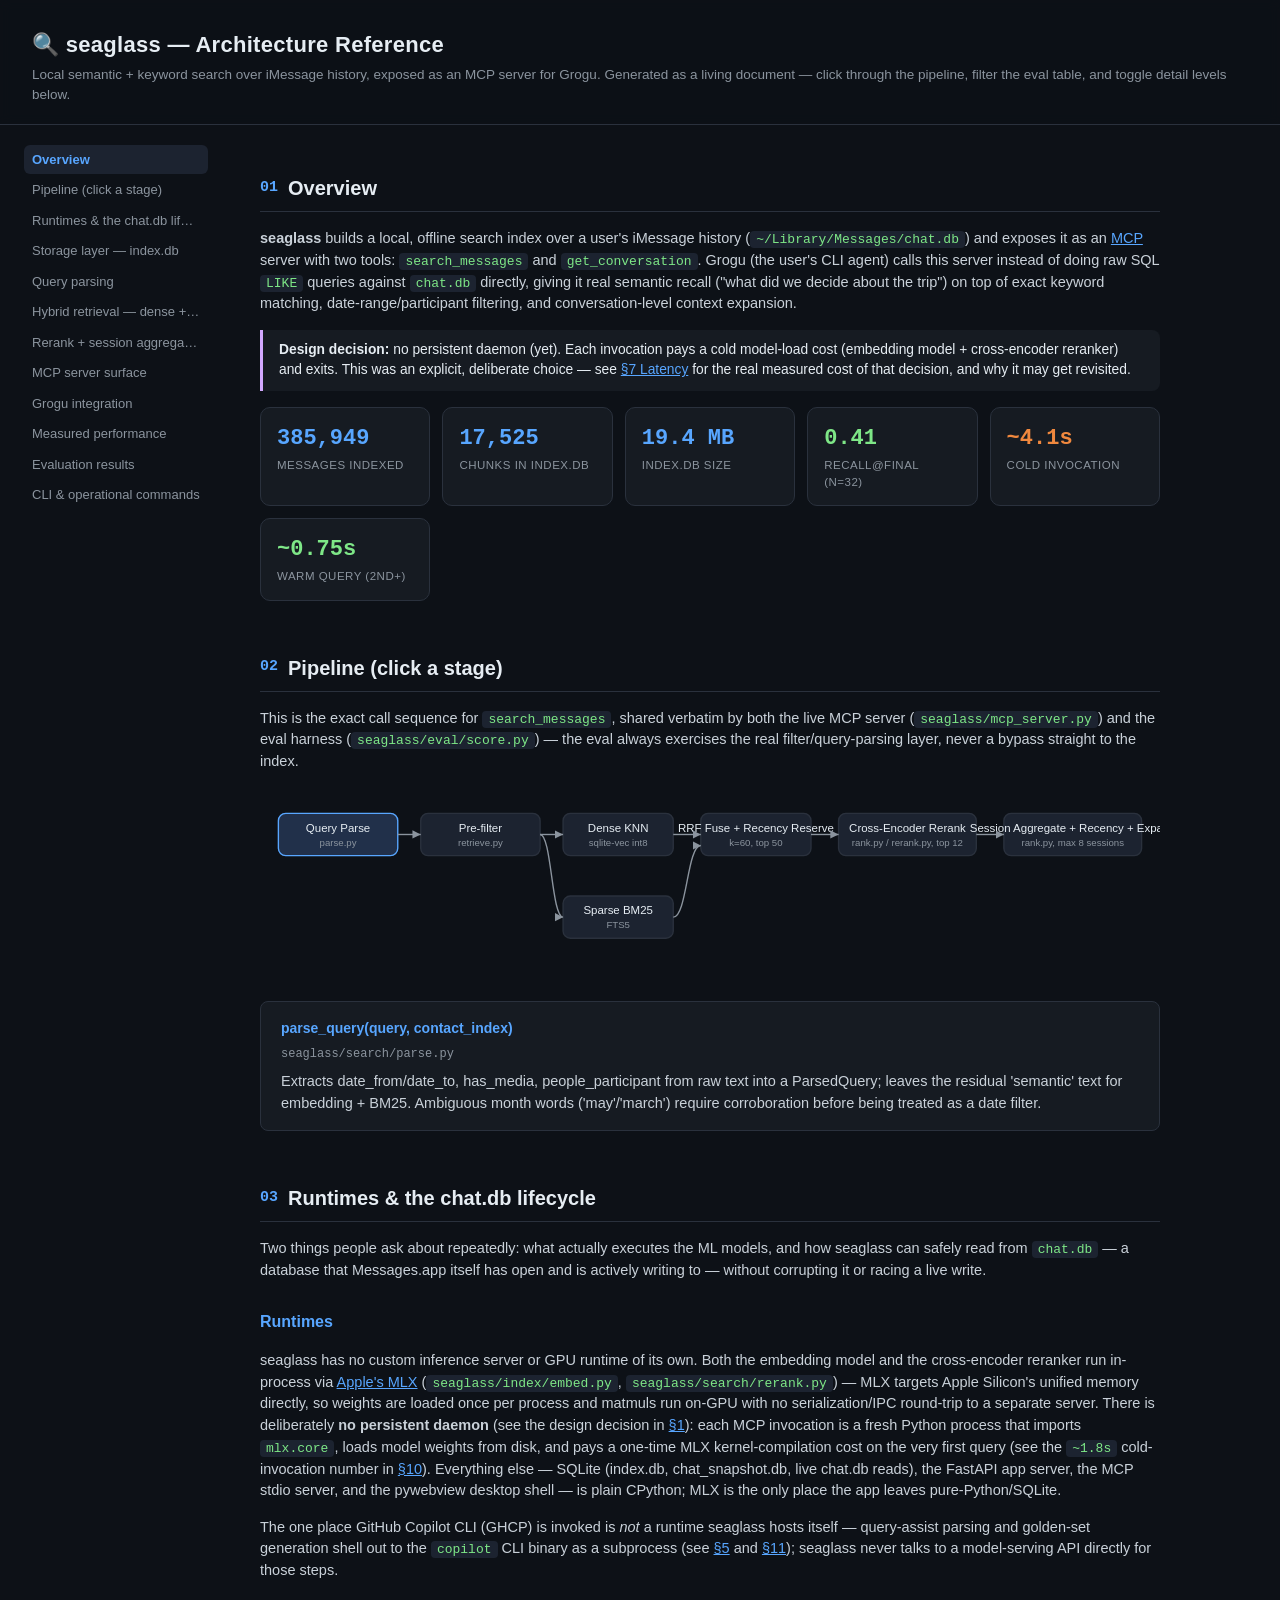
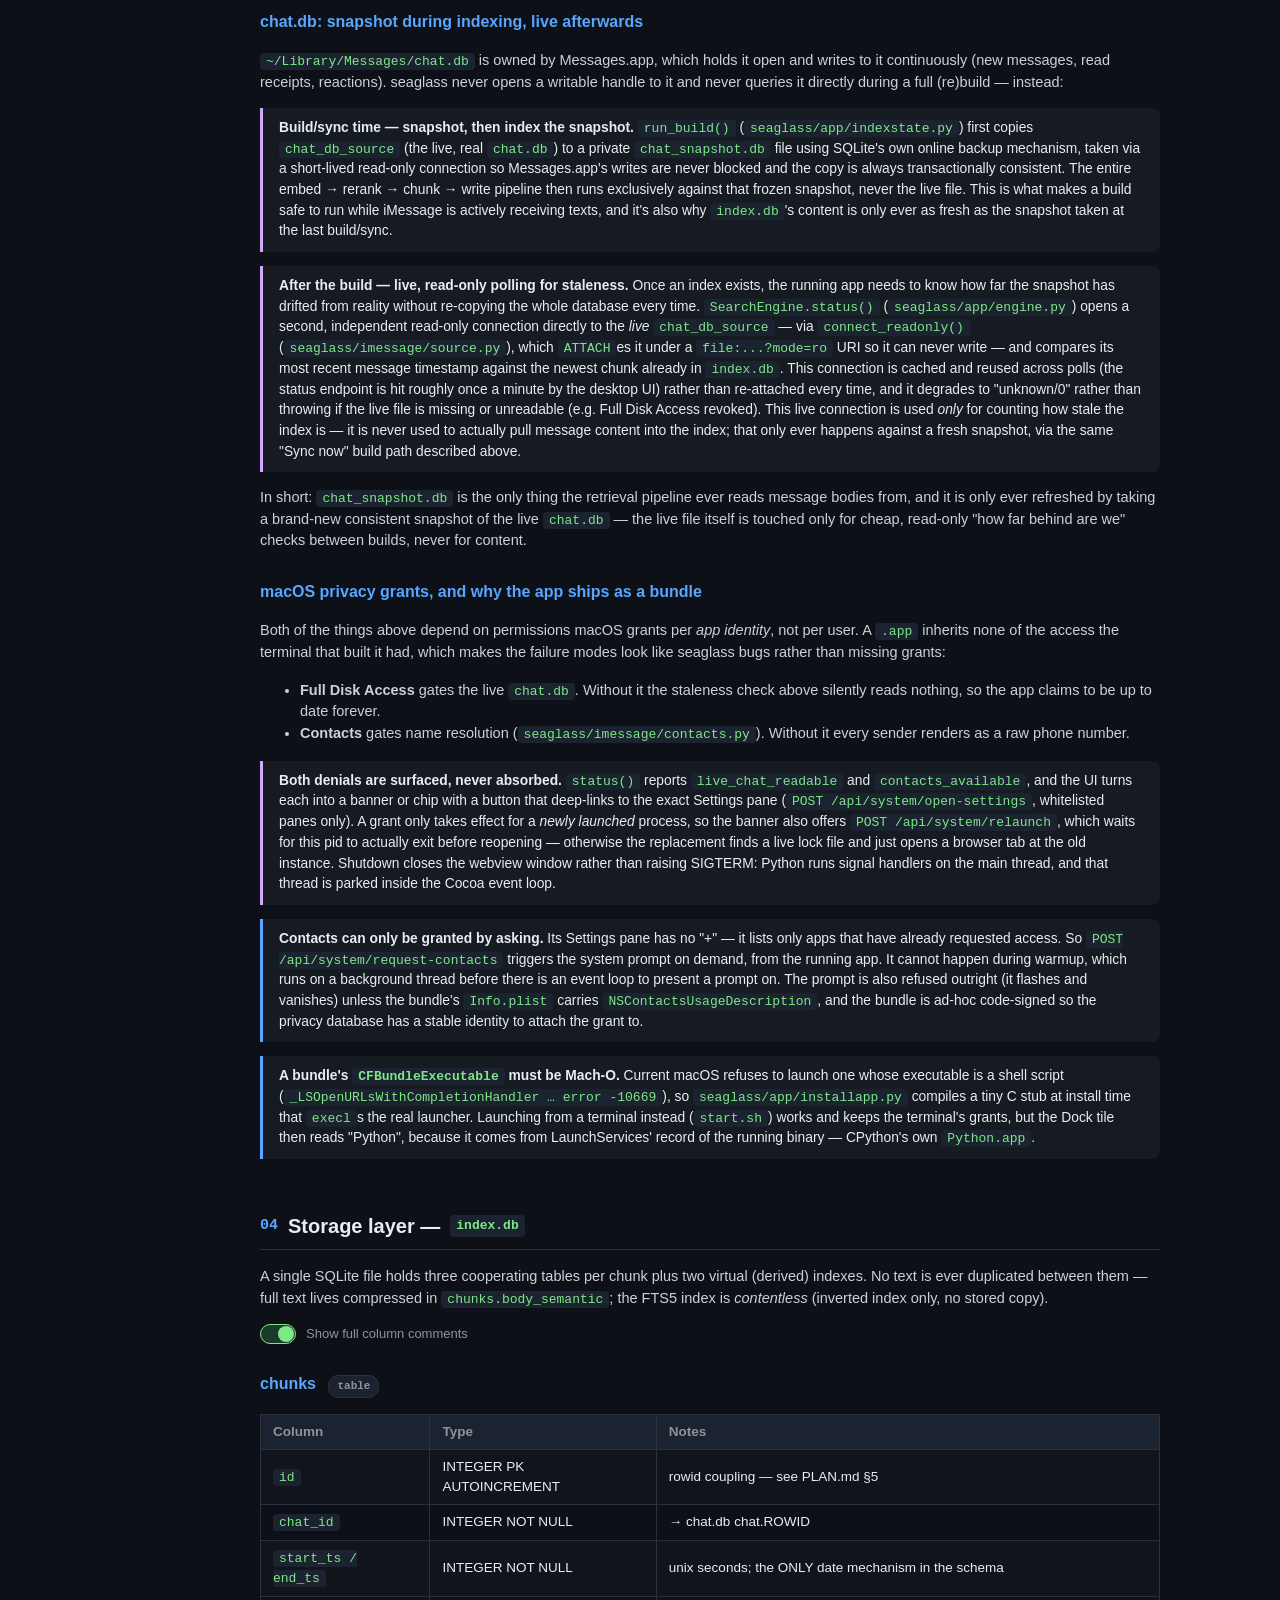
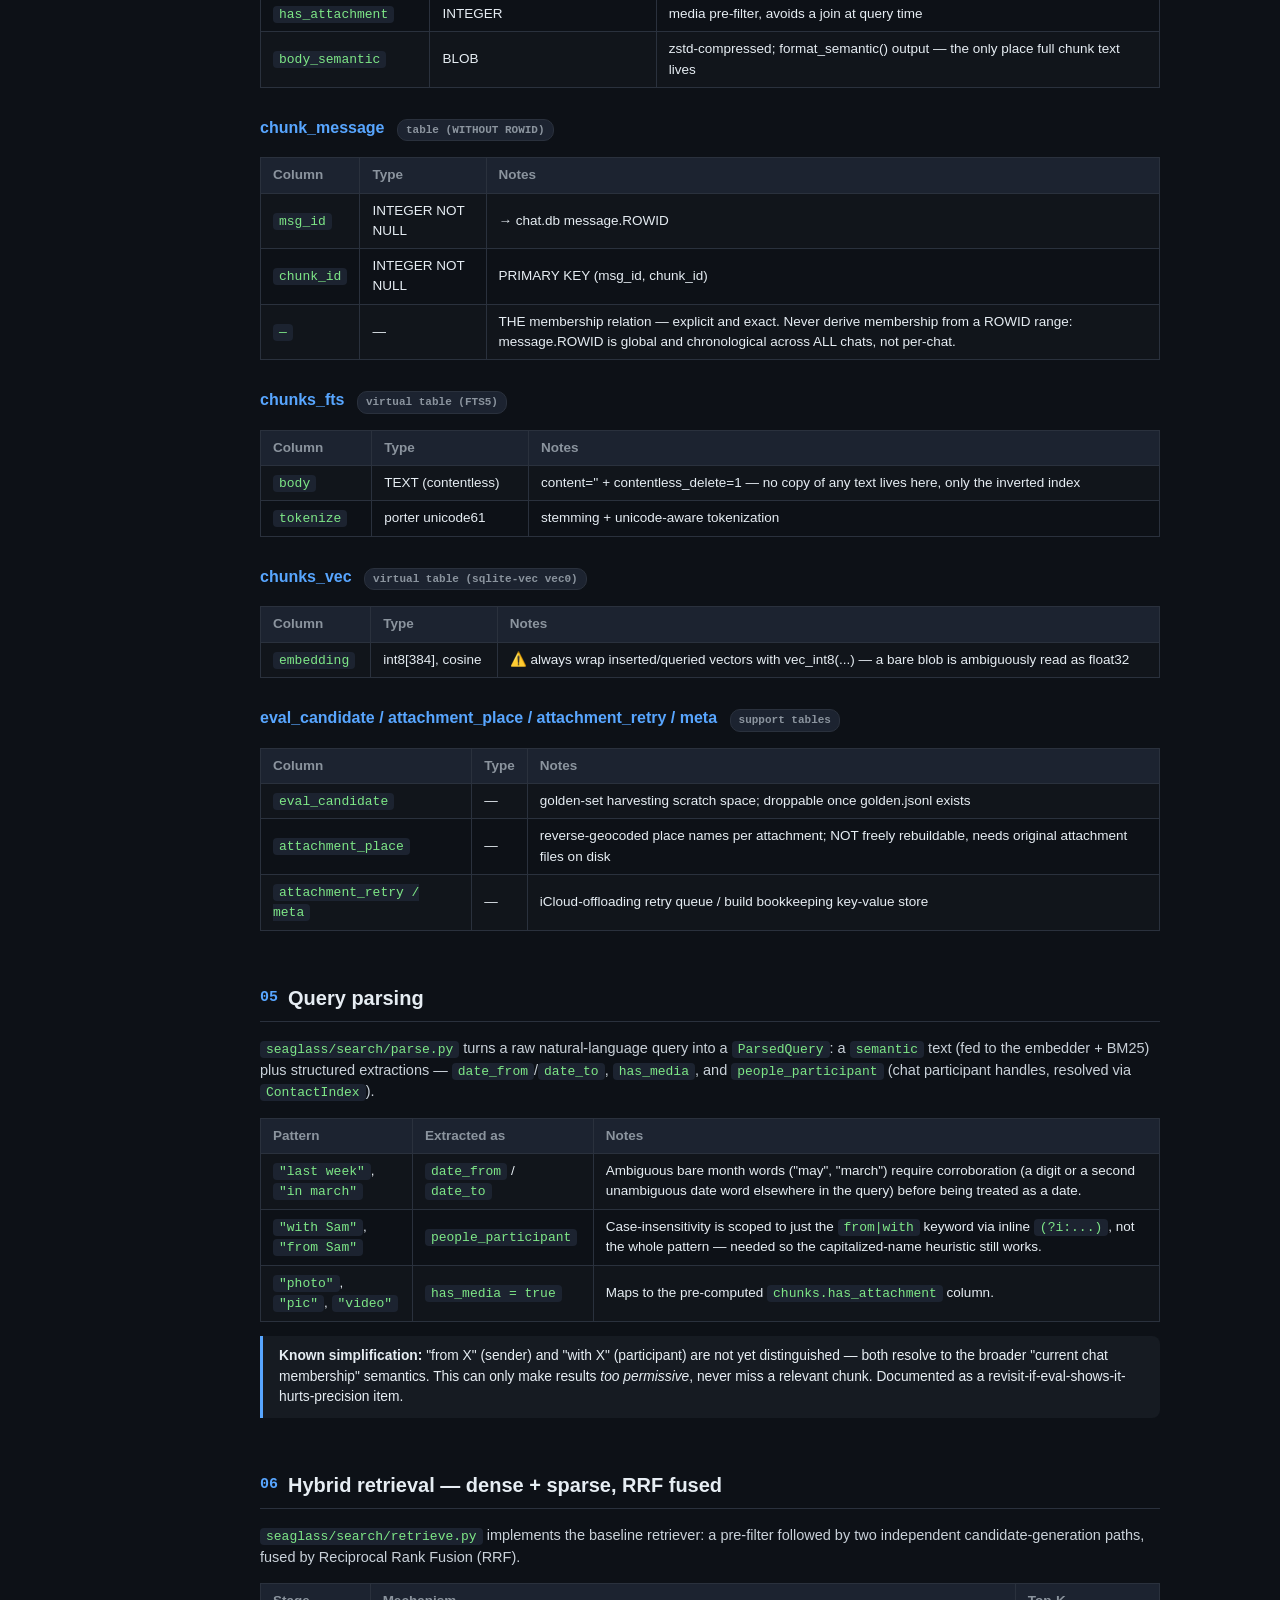
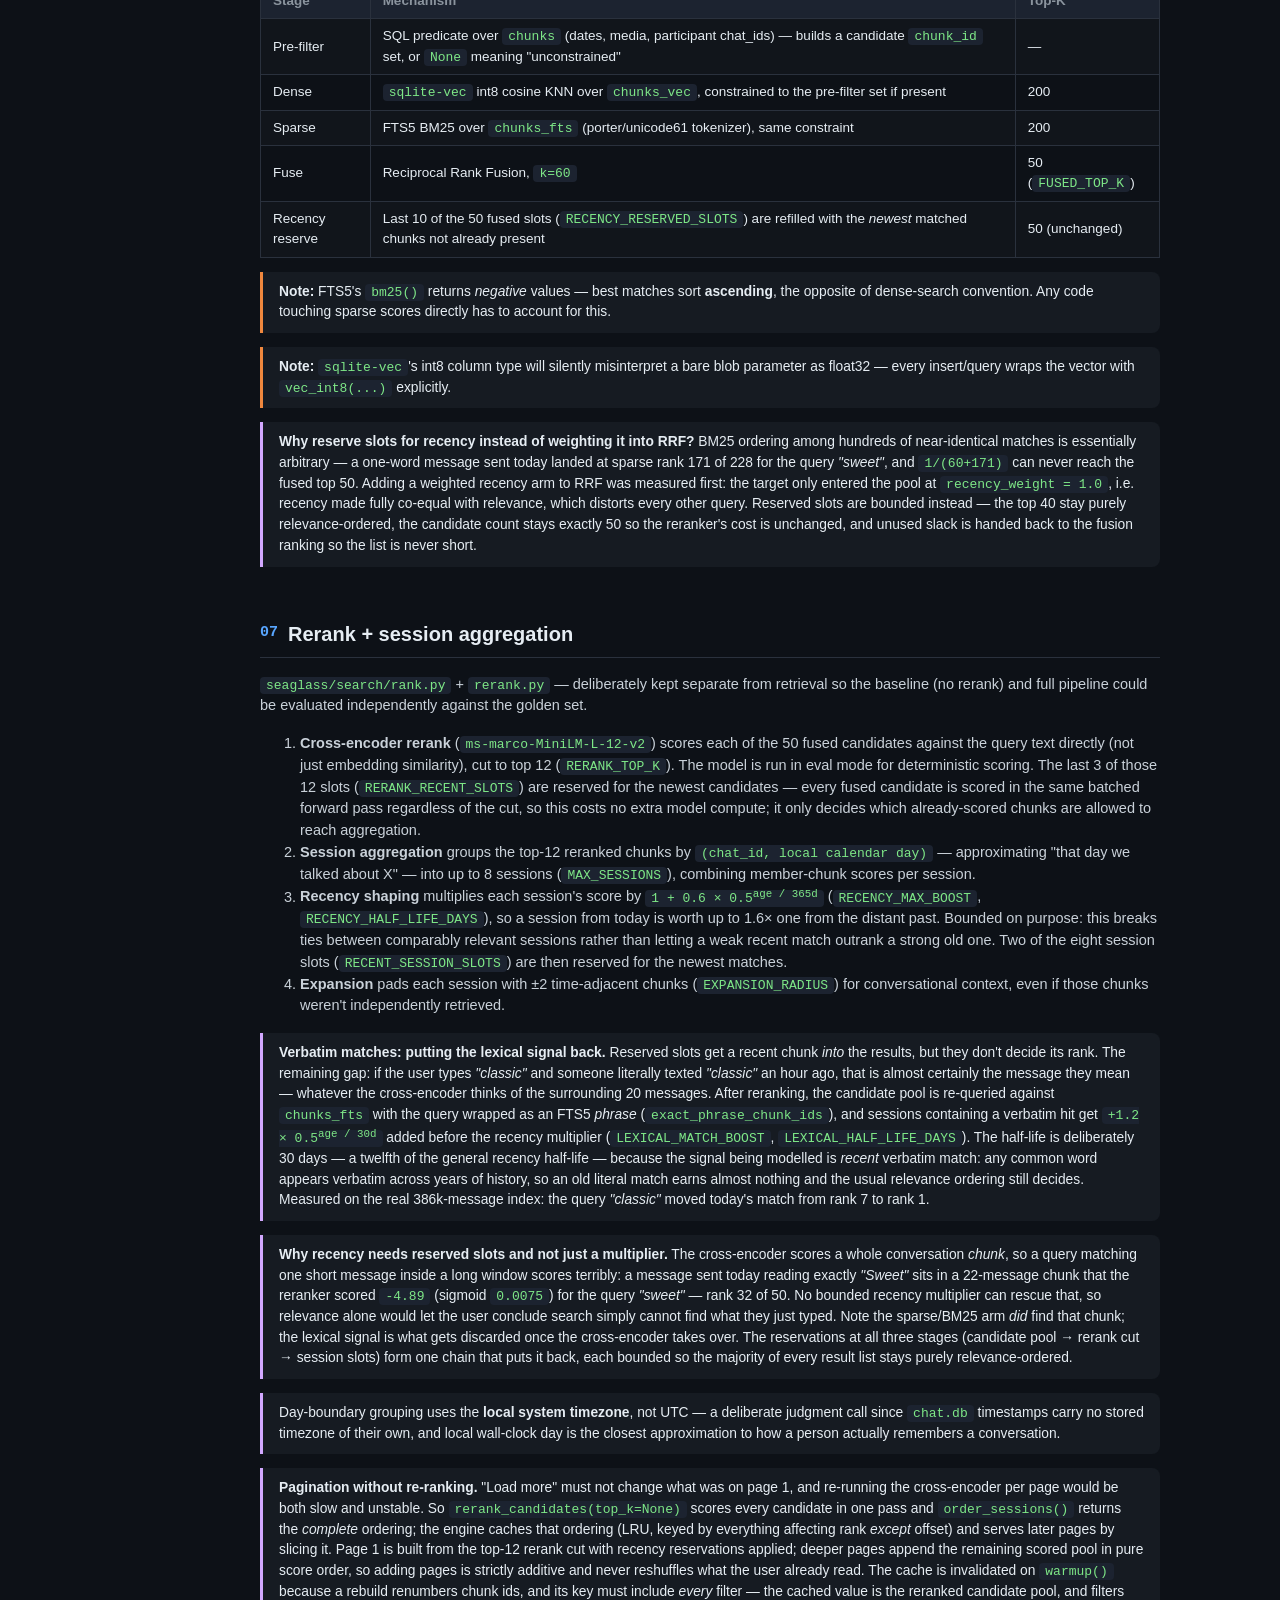
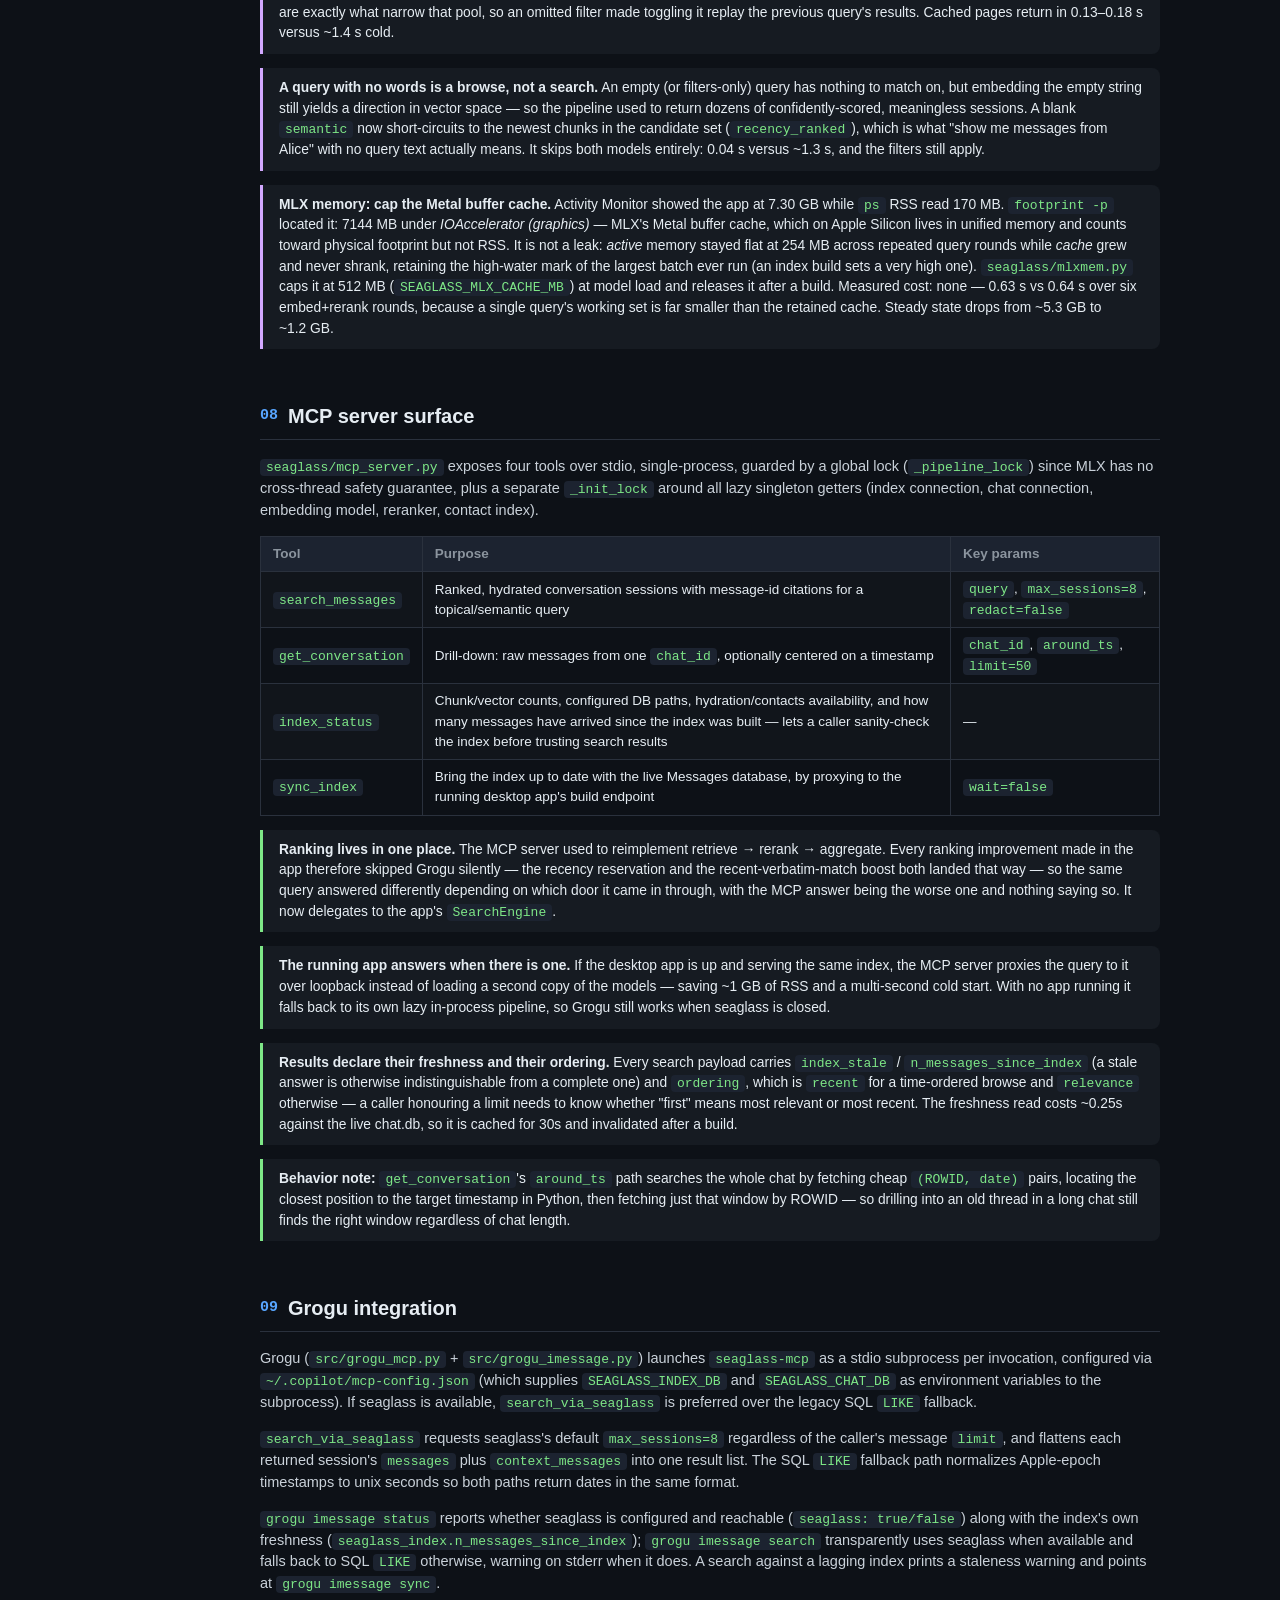
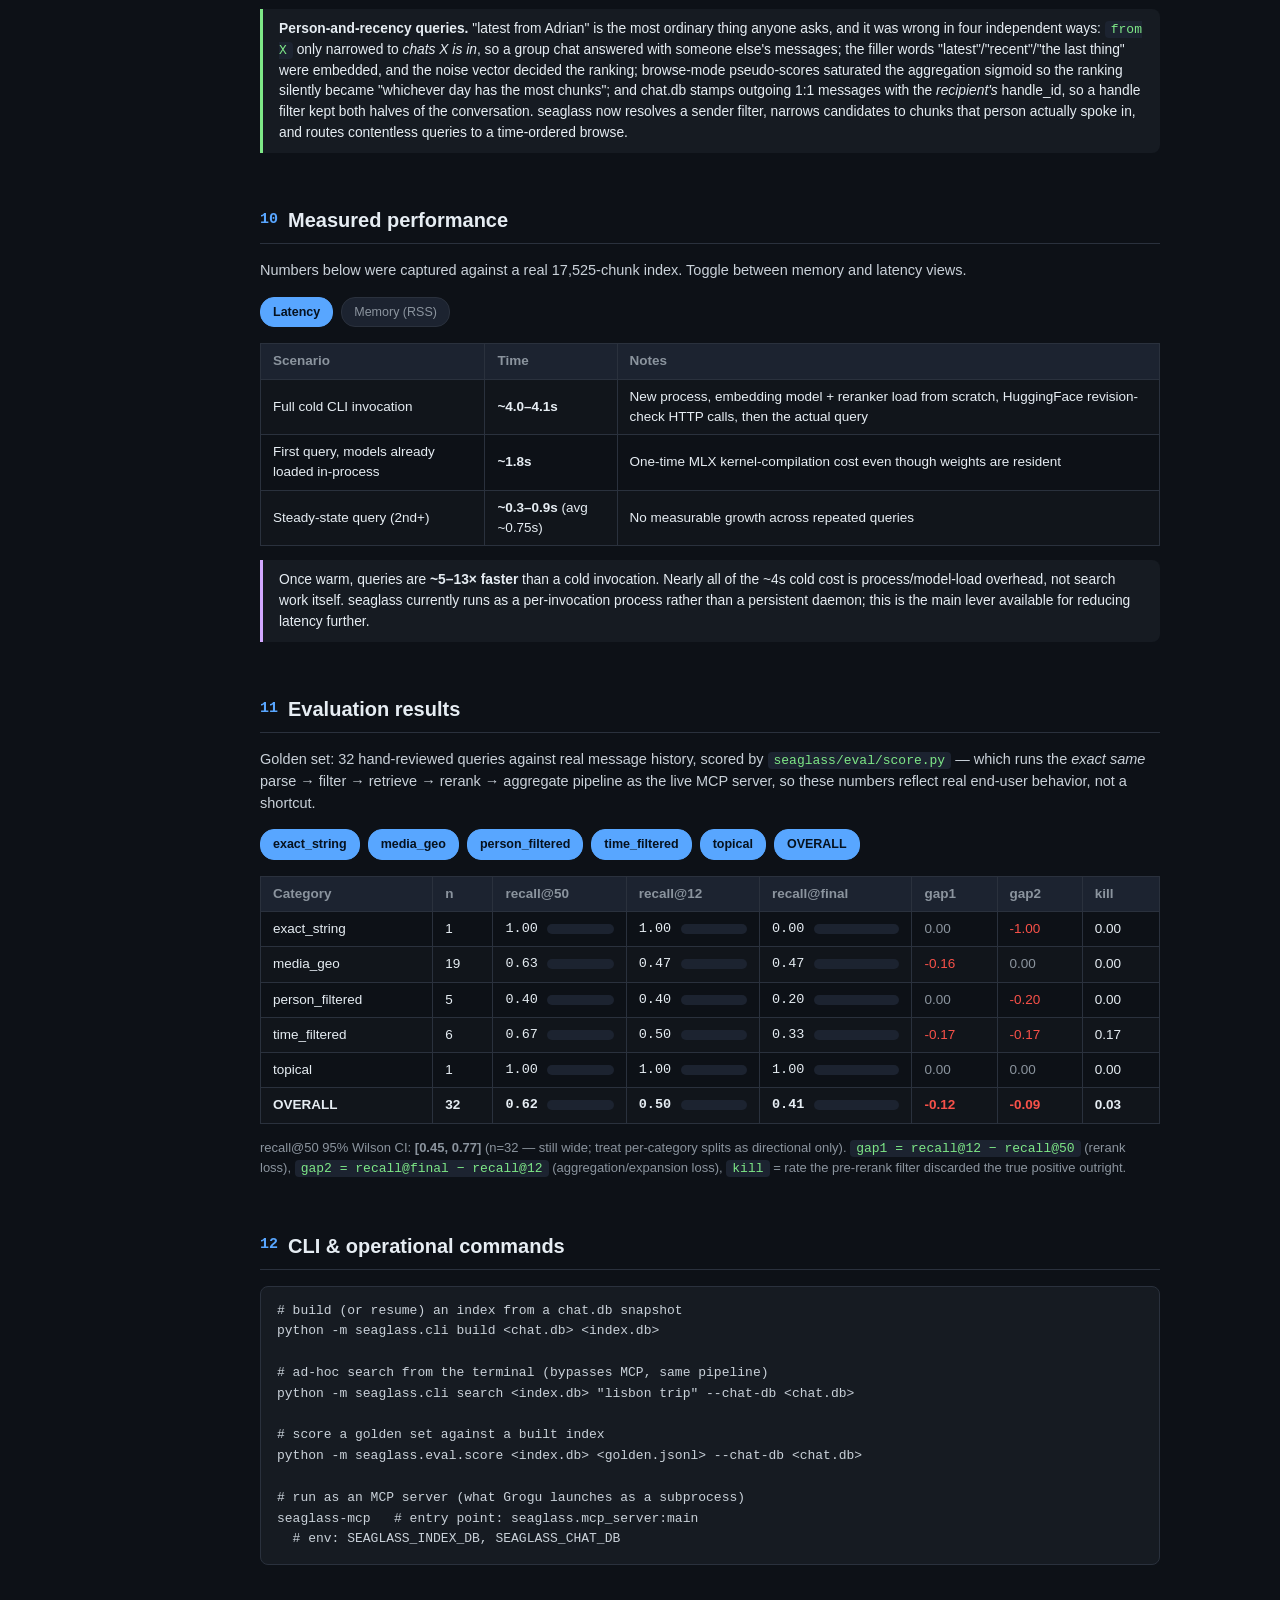
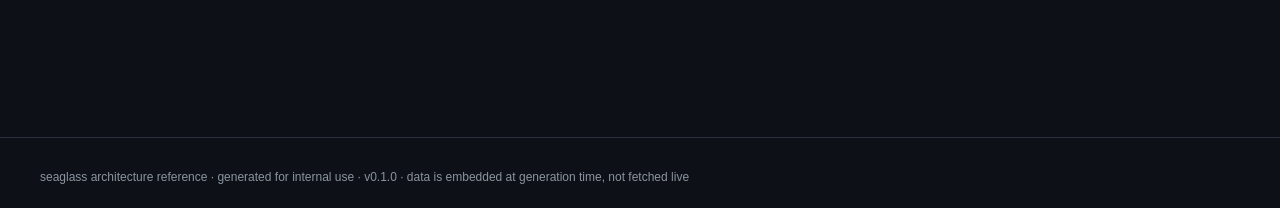
<file: docs/architecture.html>
<!DOCTYPE html>
<html lang="en">
<head>
<meta charset="UTF-8">
<title>seaglass — Architecture</title>
<meta name="viewport" content="width=device-width, initial-scale=1">
<style>
  :root {
    --bg: #0d1117;
    --panel: #161b22;
    --panel-alt: #1c2330;
    --border: #2a313d;
    --text: #e6edf3;
    --muted: #8b949e;
    --accent: #58a6ff;
    --accent2: #7ee787;
    --accent3: #f0883e;
    --accent4: #d2a8ff;
    --danger: #f85149;
    --mono: "SF Mono", "Fira Code", Menlo, Consolas, monospace;
  }
  * { box-sizing: border-box; }
  body {
    margin: 0;
    background: var(--bg);
    color: var(--text);
    font-family: -apple-system, BlinkMacSystemFont, "Segoe UI", Helvetica, Arial, sans-serif;
    line-height: 1.5;
  }
  header {
    padding: 28px 32px 18px;
    border-bottom: 1px solid var(--border);
    position: sticky;
    top: 0;
    background: rgba(13,17,23,0.92);
    backdrop-filter: blur(6px);
    z-index: 50;
  }
  header h1 { margin: 0 0 4px; font-size: 22px; letter-spacing: 0.3px; }
  header p.sub { margin: 0; color: var(--muted); font-size: 13.5px; }
  .layout { display: flex; align-items: flex-start; }
  nav#toc {
    width: 220px;
    flex-shrink: 0;
    position: sticky;
    top: 92px;
    padding: 20px 12px 40px 24px;
    height: calc(100vh - 92px);
    overflow-y: auto;
    font-size: 13px;
  }
  nav#toc a {
    display: block;
    color: var(--muted);
    text-decoration: none;
    padding: 5px 8px;
    border-radius: 6px;
    margin-bottom: 1px;
    white-space: nowrap;
    overflow: hidden;
    text-overflow: ellipsis;
  }
  nav#toc a:hover { color: var(--text); background: var(--panel-alt); }
  nav#toc a.active { color: var(--accent); background: var(--panel-alt); font-weight: 600; }
  main {
    flex: 1;
    padding: 32px 40px 120px;
    max-width: 980px;
  }
  section { margin-bottom: 52px; scroll-margin-top: 90px; }
  h2 {
    font-size: 20px;
    border-bottom: 1px solid var(--border);
    padding-bottom: 8px;
    margin-bottom: 16px;
    display: flex;
    align-items: center;
    gap: 10px;
  }
  h2 .num { color: var(--accent); font-family: var(--mono); font-size: 15px; }
  h3 { font-size: 16px; margin-top: 28px; color: var(--accent); }
  p, li { color: #c9d1d9; font-size: 14.5px; }
  code {
    font-family: var(--mono);
    background: var(--panel-alt);
    padding: 1px 6px;
    border-radius: 4px;
    font-size: 13px;
    color: var(--accent2);
  }
  pre {
    background: var(--panel);
    border: 1px solid var(--border);
    border-radius: 8px;
    padding: 14px 16px;
    overflow-x: auto;
    font-family: var(--mono);
    font-size: 12.8px;
    line-height: 1.6;
  }
  pre code { background: none; padding: 0; color: #c9d1d9; }
  .callout {
    border-left: 3px solid var(--accent);
    background: var(--panel);
    padding: 10px 16px;
    border-radius: 0 8px 8px 0;
    margin: 14px 0;
    font-size: 13.8px;
  }
  .callout.warn { border-color: var(--accent3); }
  .callout.fix { border-color: var(--accent2); }
  .callout.decision { border-color: var(--accent4); }
  table { border-collapse: collapse; width: 100%; margin: 14px 0; font-size: 13.5px; }
  th, td { border: 1px solid var(--border); padding: 7px 12px; text-align: left; }
  th { background: var(--panel-alt); color: var(--muted); font-weight: 600; }
  tr:nth-child(even) td { background: rgba(255,255,255,0.015); }
  .badge {
    display: inline-block;
    font-family: var(--mono);
    font-size: 11px;
    padding: 2px 8px;
    border-radius: 10px;
    background: var(--panel-alt);
    border: 1px solid var(--border);
    color: var(--muted);
    margin-left: 8px;
  }
  .badge.fixed { color: var(--accent2); border-color: var(--accent2); }
  .badge.deferred { color: var(--accent3); border-color: var(--accent3); }

  /* Diagram (SVG-based, built dynamically) */
  #pipeline-diagram { margin: 8px 0 20px; }
  .stage-box {
    fill: var(--panel-alt);
    stroke: var(--border);
    stroke-width: 1.5;
    rx: 8;
    cursor: pointer;
    transition: stroke 0.15s, fill 0.15s;
  }
  .stage-box:hover { stroke: var(--accent); fill: #212a38; }
  .stage-box.active { stroke: var(--accent); fill: #21304a; }
  .stage-label { fill: var(--text); font-size: 12.5px; font-family: -apple-system, sans-serif; pointer-events: none; }
  .stage-sub { fill: var(--muted); font-size: 10.5px; pointer-events: none; }
  .flow-arrow { stroke: var(--muted); stroke-width: 1.5; marker-end: url(#arrowhead); fill: none; }
  #stage-detail {
    background: var(--panel);
    border: 1px solid var(--border);
    border-radius: 8px;
    padding: 16px 20px;
    margin-top: 4px;
    min-height: 70px;
    font-size: 13.5px;
  }
  #stage-detail h4 { margin: 0 0 6px; color: var(--accent); font-size: 14px; }
  #stage-detail .file { color: var(--muted); font-family: var(--mono); font-size: 12px; }

  /* Live metrics widget */
  .metrics-grid {
    display: grid;
    grid-template-columns: repeat(auto-fit, minmax(150px, 1fr));
    gap: 12px;
    margin: 16px 0;
  }
  .metric-card {
    background: var(--panel);
    border: 1px solid var(--border);
    border-radius: 10px;
    padding: 14px 16px;
  }
  .metric-card .val { font-size: 22px; font-weight: 700; font-family: var(--mono); }
  .metric-card .lbl { color: var(--muted); font-size: 11.5px; text-transform: uppercase; letter-spacing: 0.5px; margin-top: 2px; }
  .metric-card.good .val { color: var(--accent2); }
  .metric-card.warn .val { color: var(--accent3); }
  .metric-card.neutral .val { color: var(--accent); }

  /* Recall table + filter chips */
  .chip-row { display: flex; flex-wrap: wrap; gap: 8px; margin: 10px 0 16px; }
  .chip {
    font-size: 12.5px;
    padding: 5px 12px;
    border-radius: 14px;
    border: 1px solid var(--border);
    background: var(--panel-alt);
    cursor: pointer;
    color: var(--muted);
    user-select: none;
  }
  .chip.active { background: var(--accent); color: #06121f; border-color: var(--accent); font-weight: 600; }
  #eval-table tr.hidden { display: none; }

  .bar-track { background: var(--panel-alt); border-radius: 5px; height: 10px; width: 100%; overflow: hidden; }
  .bar-fill { height: 100%; border-radius: 5px; background: linear-gradient(90deg, var(--accent), var(--accent2)); }

  .toggle-row { display: flex; gap: 10px; align-items: center; margin: 10px 0 4px; font-size: 13px; color: var(--muted); }
  .switch {
    width: 36px; height: 20px; background: var(--panel-alt); border: 1px solid var(--border);
    border-radius: 12px; position: relative; cursor: pointer; flex-shrink: 0;
  }
  .switch .knob { width: 16px; height: 16px; border-radius: 50%; background: var(--muted); position: absolute; top: 1px; left: 1px; transition: left 0.15s, background 0.15s; }
  .switch.on { background: #1b3a2c; border-color: var(--accent2); }
  .switch.on .knob { left: 17px; background: var(--accent2); }

  footer { padding: 30px 40px; color: var(--muted); font-size: 12px; border-top: 1px solid var(--border); }
  a { color: var(--accent); }

  ::-webkit-scrollbar { width: 9px; height: 9px; }
  ::-webkit-scrollbar-thumb { background: var(--border); border-radius: 5px; }
</style>
</head>
<body>

<header>
  <h1>🔍 seaglass — Architecture Reference</h1>
  <p class="sub">Local semantic + keyword search over iMessage history, exposed as an MCP server for Grogu. Generated as a living document — click through the pipeline, filter the eval table, and toggle detail levels below.</p>
</header>

<div class="layout">
  <nav id="toc"></nav>
  <main id="main-content">

    <section id="overview">
      <h2><span class="num">01</span> Overview</h2>
      <p>
        <strong>seaglass</strong> builds a local, offline search index over a user's iMessage
        history (<code>~/Library/Messages/chat.db</code>) and exposes it as an
        <a href="https://modelcontextprotocol.io/">MCP</a> server with two tools:
        <code>search_messages</code> and <code>get_conversation</code>. Grogu (the user's CLI agent)
        calls this server instead of doing raw SQL <code>LIKE</code> queries against
        <code>chat.db</code> directly, giving it real semantic recall ("what did we decide about the
        trip") on top of exact keyword matching, date-range/participant filtering, and
        conversation-level context expansion.
      </p>
      <div class="callout decision">
        <strong>Design decision:</strong> no persistent daemon (yet). Each invocation pays a cold
        model-load cost (embedding model + cross-encoder reranker) and exits. This was an explicit,
        deliberate choice — see <a href="#latency">§7 Latency</a> for the real measured cost of that
        decision, and why it may get revisited.
      </div>
      <div class="metrics-grid">
        <div class="metric-card neutral"><div class="val" id="m-messages">385,949</div><div class="lbl">messages indexed</div></div>
        <div class="metric-card neutral"><div class="val" id="m-chunks">17,525</div><div class="lbl">chunks in index.db</div></div>
        <div class="metric-card neutral"><div class="val" id="m-indexsize">19.4 MB</div><div class="lbl">index.db size</div></div>
        <div class="metric-card good"><div class="val" id="m-recall">0.41</div><div class="lbl">recall@final (n=32)</div></div>
        <div class="metric-card warn"><div class="val" id="m-cold">~4.1s</div><div class="lbl">cold invocation</div></div>
        <div class="metric-card good"><div class="val" id="m-warm">~0.75s</div><div class="lbl">warm query (2nd+)</div></div>
      </div>
    </section>

    <section id="pipeline">
      <h2><span class="num">02</span> Pipeline (click a stage)</h2>
      <p>This is the exact call sequence for <code>search_messages</code>, shared verbatim by both the
      live MCP server (<code>seaglass/mcp_server.py</code>) and the eval harness
      (<code>seaglass/eval/score.py</code>) — the eval always exercises the real filter/query-parsing
      layer, never a bypass straight to the index.</p>
      <svg id="pipeline-diagram" width="100%" viewBox="0 0 980 190" xmlns="http://www.w3.org/2000/svg">
        <defs>
          <marker id="arrowhead" markerWidth="8" markerHeight="8" refX="6" refY="3" orient="auto">
            <path d="M0,0 L6,3 L0,6 Z" fill="var(--muted)"></path>
          </marker>
        </defs>
      </svg>
      <div id="stage-detail">
        <em style="color:var(--muted)">Click a stage above for details, or use ← / → keys.</em>
      </div>
    </section>

    <section id="runtimes">
      <h2><span class="num">03</span> Runtimes &amp; the chat.db lifecycle</h2>
      <p>
        Two things people ask about repeatedly: what actually executes the ML models, and how
        seaglass can safely read from <code>chat.db</code> — a database that Messages.app itself
        has open and is actively writing to — without corrupting it or racing a live write.
      </p>

      <h3>Runtimes</h3>
      <p>
        seaglass has no custom inference server or GPU runtime of its own. Both the embedding
        model and the cross-encoder reranker run in-process via
        <a href="https://github.com/ml-explore/mlx">Apple's MLX</a>
        (<code>seaglass/index/embed.py</code>, <code>seaglass/search/rerank.py</code>) — MLX targets
        Apple Silicon's unified memory directly, so weights are loaded once per process and matmuls
        run on-GPU with no serialization/IPC round-trip to a separate server. There is deliberately
        <strong>no persistent daemon</strong> (see the design decision in <a href="#overview">§1</a>):
        each MCP invocation is a fresh Python process that imports <code>mlx.core</code>, loads
        model weights from disk, and pays a one-time MLX kernel-compilation cost on the very first
        query (see the <code>~1.8s</code> cold-invocation number in <a href="#latency">§10</a>).
        Everything else — SQLite (index.db, chat_snapshot.db, live chat.db reads), the FastAPI app
        server, the MCP stdio server, and the pywebview desktop shell — is plain CPython; MLX is the
        only place the app leaves pure-Python/SQLite.
      </p>
      <p>
        The one place GitHub Copilot CLI (GHCP) is invoked is <em>not</em> a runtime seaglass hosts
        itself — query-assist parsing and golden-set generation shell out to the <code>copilot</code>
        CLI binary as a subprocess (see <a href="#query-parse">§5</a> and <a href="#eval">§11</a>);
        seaglass never talks to a model-serving API directly for those steps.
      </p>

      <h3>chat.db: snapshot during indexing, live afterwards</h3>
      <p>
        <code>~/Library/Messages/chat.db</code> is owned by Messages.app, which holds it open and
        writes to it continuously (new messages, read receipts, reactions). seaglass never opens a
        writable handle to it and never queries it directly during a full (re)build — instead:
      </p>
      <div class="callout decision">
        <strong>Build/sync time — snapshot, then index the snapshot.</strong>
        <code>run_build()</code> (<code>seaglass/app/indexstate.py</code>) first copies
        <code>chat_db_source</code> (the live, real <code>chat.db</code>) to a private
        <code>chat_snapshot.db</code> file using SQLite's own online backup mechanism, taken via a
        short-lived read-only connection so Messages.app's writes are never blocked and the copy is
        always transactionally consistent. The entire embed → rerank → chunk → write pipeline then
        runs exclusively against that frozen snapshot, never the live file. This is what makes a
        build safe to run while iMessage is actively receiving texts, and it's also why
        <code>index.db</code>'s content is only ever as fresh as the snapshot taken at the last
        build/sync.
      </div>
      <div class="callout decision">
        <strong>After the build — live, read-only polling for staleness.</strong>
        Once an index exists, the running app needs to know how far the snapshot has drifted from
        reality without re-copying the whole database every time. <code>SearchEngine.status()</code>
        (<code>seaglass/app/engine.py</code>) opens a second, independent read-only connection
        directly to the <em>live</em> <code>chat_db_source</code> — via
        <code>connect_readonly()</code> (<code>seaglass/imessage/source.py</code>), which
        <code>ATTACH</code>es it under a <code>file:...?mode=ro</code> URI so it can never write —
        and compares its most recent message timestamp against the newest chunk already in
        <code>index.db</code>. This connection is cached and reused across polls (the status
        endpoint is hit roughly once a minute by the desktop UI) rather than re-attached every time,
        and it degrades to "unknown/0" rather than throwing if the live file is missing or
        unreadable (e.g. Full Disk Access revoked). This live connection is used <em>only</em> for
        counting how stale the index is — it is never used to actually pull message content into the
        index; that only ever happens against a fresh snapshot, via the same "Sync now" build path
        described above.
      </div>
      <p>
        In short: <code>chat_snapshot.db</code> is the only thing the retrieval pipeline ever reads
        message bodies from, and it is only ever refreshed by taking a brand-new consistent
        snapshot of the live <code>chat.db</code> — the live file itself is touched only for cheap,
        read-only "how far behind are we" checks between builds, never for content.
      </p>

      <h3>macOS privacy grants, and why the app ships as a bundle</h3>
      <p>
        Both of the things above depend on permissions macOS grants per <em>app identity</em>, not
        per user. A <code>.app</code> inherits none of the access the terminal that built it had,
        which makes the failure modes look like seaglass bugs rather than missing grants:
      </p>
      <ul>
        <li><strong>Full Disk Access</strong> gates the live <code>chat.db</code>. Without it the
        staleness check above silently reads nothing, so the app claims to be up to date forever.</li>
        <li><strong>Contacts</strong> gates name resolution
        (<code>seaglass/imessage/contacts.py</code>). Without it every sender renders as a raw phone
        number.</li>
      </ul>
      <div class="callout decision">
        <strong>Both denials are surfaced, never absorbed.</strong> <code>status()</code> reports
        <code>live_chat_readable</code> and <code>contacts_available</code>, and the UI turns each
        into a banner or chip with a button that deep-links to the exact Settings pane
        (<code>POST /api/system/open-settings</code>, whitelisted panes only). A grant only takes
        effect for a <em>newly launched</em> process, so the banner also offers
        <code>POST /api/system/relaunch</code>, which waits for this pid to actually exit before
        reopening — otherwise the replacement finds a live lock file and just opens a browser tab at
        the old instance. Shutdown closes the webview window rather than raising SIGTERM: Python
        runs signal handlers on the main thread, and that thread is parked inside the Cocoa event
        loop.
      </div>
      <div class="callout gotcha">
        <strong>Contacts can only be granted by asking.</strong> Its Settings pane has no "+" — it
        lists only apps that have already requested access. So <code>POST
        /api/system/request-contacts</code> triggers the system prompt on demand, from the running
        app. It cannot happen during warmup, which runs on a background thread before there is an
        event loop to present a prompt on. The prompt is also refused outright (it flashes and
        vanishes) unless the bundle's <code>Info.plist</code> carries
        <code>NSContactsUsageDescription</code>, and the bundle is ad-hoc code-signed so the privacy
        database has a stable identity to attach the grant to.
      </div>
      <div class="callout gotcha">
        <strong>A bundle's <code>CFBundleExecutable</code> must be Mach-O.</strong> Current macOS
        refuses to launch one whose executable is a shell script
        (<code>_LSOpenURLsWithCompletionHandler … error -10669</code>), so
        <code>seaglass/app/installapp.py</code> compiles a tiny C stub at install time that
        <code>execl</code>s the real launcher. Launching from a terminal instead
        (<code>start.sh</code>) works and keeps the terminal's grants, but the Dock tile then reads
        "Python", because it comes from LaunchServices' record of the running binary — CPython's own
        <code>Python.app</code>.
      </div>
    </section>

    <section id="storage">
      <h2><span class="num">04</span> Storage layer — <code>index.db</code></h2>
      <p>A single SQLite file holds three cooperating tables per chunk plus two virtual (derived)
      indexes. No text is ever duplicated between them — full text lives compressed in
      <code>chunks.body_semantic</code>; the FTS5 index is <em>contentless</em> (inverted index only,
      no stored copy).</p>

      <div class="toggle-row">
        <div class="switch" id="schema-toggle"><div class="knob"></div></div>
        <span id="schema-toggle-label">Show full column comments</span>
      </div>
      <div id="schema-tables"></div>
    </section>

    <section id="query-parse">
      <h2><span class="num">05</span> Query parsing</h2>
      <p><code>seaglass/search/parse.py</code> turns a raw natural-language query into a
      <code>ParsedQuery</code>: a <code>semantic</code> text (fed to the embedder + BM25) plus
      structured extractions — <code>date_from</code>/<code>date_to</code>, <code>has_media</code>,
      and <code>people_participant</code> (chat participant handles, resolved via
      <code>ContactIndex</code>).</p>
      <table>
        <tr><th>Pattern</th><th>Extracted as</th><th>Notes</th></tr>
        <tr><td><code>"last week"</code>, <code>"in march"</code></td><td><code>date_from</code> / <code>date_to</code></td>
            <td>Ambiguous bare month words ("may", "march") require corroboration (a digit or a second
            unambiguous date word elsewhere in the query) before being treated as a date.</td></tr>
        <tr><td><code>"with Sam"</code>, <code>"from Sam"</code></td><td><code>people_participant</code></td>
            <td>Case-insensitivity is scoped to just the <code>from|with</code> keyword via inline
            <code>(?i:...)</code>, not the whole pattern — needed so the capitalized-name heuristic
            still works.</td></tr>
        <tr><td><code>"photo"</code>, <code>"pic"</code>, <code>"video"</code></td><td><code>has_media = true</code></td>
            <td>Maps to the pre-computed <code>chunks.has_attachment</code> column.</td></tr>
      </table>
      <div class="callout">
        <strong>Known simplification:</strong> "from X" (sender) and "with X" (participant) are not
        yet distinguished — both resolve to the broader "current chat membership" semantics. This can
        only make results <em>too permissive</em>, never miss a relevant chunk. Documented as a
        revisit-if-eval-shows-it-hurts-precision item.
      </div>
    </section>

    <section id="retrieval">
      <h2><span class="num">06</span> Hybrid retrieval — dense + sparse, RRF fused</h2>
      <p><code>seaglass/search/retrieve.py</code> implements the baseline retriever: a pre-filter
      followed by two independent candidate-generation paths, fused by Reciprocal Rank Fusion (RRF).</p>
      <table>
        <tr><th>Stage</th><th>Mechanism</th><th>Top-K</th></tr>
        <tr><td>Pre-filter</td><td>SQL predicate over <code>chunks</code> (dates, media, participant chat_ids) — builds a candidate <code>chunk_id</code> set, or <code>None</code> meaning "unconstrained"</td><td>—</td></tr>
        <tr><td>Dense</td><td><code>sqlite-vec</code> int8 cosine KNN over <code>chunks_vec</code>, constrained to the pre-filter set if present</td><td>200</td></tr>
        <tr><td>Sparse</td><td>FTS5 BM25 over <code>chunks_fts</code> (porter/unicode61 tokenizer), same constraint</td><td>200</td></tr>
        <tr><td>Fuse</td><td>Reciprocal Rank Fusion, <code>k=60</code></td><td>50 (<code>FUSED_TOP_K</code>)</td></tr>
        <tr><td>Recency reserve</td><td>Last 10 of the 50 fused slots (<code>RECENCY_RESERVED_SLOTS</code>) are refilled with the <em>newest</em> matched chunks not already present</td><td>50 (unchanged)</td></tr>
      </table>
      <div class="callout warn">
        <strong>Note:</strong> FTS5's <code>bm25()</code> returns <em>negative</em>
        values — best matches sort <strong>ascending</strong>, the opposite of dense-search
        convention. Any code touching sparse scores directly has to account for this.
      </div>
      <div class="callout warn">
        <strong>Note:</strong> <code>sqlite-vec</code>'s int8 column type will silently
        misinterpret a bare blob parameter as float32 — every insert/query wraps the vector with
        <code>vec_int8(...)</code> explicitly.
      </div>
      <div class="callout decision">
        <strong>Why reserve slots for recency instead of weighting it into RRF?</strong>
        BM25 ordering among hundreds of near-identical matches is essentially arbitrary — a
        one-word message sent today landed at sparse rank 171 of 228 for the query
        <em>"sweet"</em>, and <code>1/(60+171)</code> can never reach the fused top 50.
        Adding a weighted recency arm to RRF was measured first: the target only entered the
        pool at <code>recency_weight = 1.0</code>, i.e. recency made fully co-equal with
        relevance, which distorts every other query. Reserved slots are bounded instead — the
        top 40 stay purely relevance-ordered, the candidate count stays exactly 50 so the
        reranker's cost is unchanged, and unused slack is handed back to the fusion ranking so
        the list is never short.
      </div>
    </section>

    <section id="rerank-aggregate">
      <h2><span class="num">07</span> Rerank + session aggregation</h2>
      <p><code>seaglass/search/rank.py</code> + <code>rerank.py</code> — deliberately kept
      separate from retrieval so the baseline (no rerank) and full pipeline could be evaluated
      independently against the golden set.</p>
      <ol>
        <li><strong>Cross-encoder rerank</strong> (<code>ms-marco-MiniLM-L-12-v2</code>) scores each of
        the 50 fused candidates against the query text directly (not just embedding similarity),
        cut to top 12 (<code>RERANK_TOP_K</code>). The model is run in eval mode for deterministic
        scoring. The last 3 of those 12 slots (<code>RERANK_RECENT_SLOTS</code>) are reserved for
        the newest candidates — every fused candidate is scored in the same batched forward pass
        regardless of the cut, so this costs no extra model compute; it only decides which
        already-scored chunks are allowed to reach aggregation.
        </li>
        <li><strong>Session aggregation</strong> groups the top-12 reranked chunks by
        <code>(chat_id, local calendar day)</code> — approximating "that day we talked about X" —
        into up to 8 sessions (<code>MAX_SESSIONS</code>), combining member-chunk scores per session.
        </li>
        <li><strong>Recency shaping</strong> multiplies each session's score by
        <code>1 + 0.6 &times; 0.5<sup>age / 365d</sup></code> (<code>RECENCY_MAX_BOOST</code>,
        <code>RECENCY_HALF_LIFE_DAYS</code>), so a session from today is worth up to 1.6&times; one
        from the distant past. Bounded on purpose: this breaks ties between comparably relevant
        sessions rather than letting a weak recent match outrank a strong old one. Two of the eight
        session slots (<code>RECENT_SESSION_SLOTS</code>) are then reserved for the newest matches.
        </li>
        <li><strong>Expansion</strong> pads each session with ±2 time-adjacent chunks
        (<code>EXPANSION_RADIUS</code>) for conversational context, even if those chunks weren't
        independently retrieved.</li>
      </ol>
      <div class="callout decision">
        <strong>Verbatim matches: putting the lexical signal back.</strong>
        Reserved slots get a recent chunk <em>into</em> the results, but they don't decide its
        rank. The remaining gap: if the user types <em>"classic"</em> and someone literally texted
        <em>"classic"</em> an hour ago, that is almost certainly the message they mean — whatever
        the cross-encoder thinks of the surrounding 20 messages. After reranking, the candidate
        pool is re-queried against <code>chunks_fts</code> with the query wrapped as an FTS5
        <em>phrase</em> (<code>exact_phrase_chunk_ids</code>), and sessions containing a verbatim
        hit get <code>+1.2 &times; 0.5<sup>age / 30d</sup></code> added before the recency
        multiplier (<code>LEXICAL_MATCH_BOOST</code>, <code>LEXICAL_HALF_LIFE_DAYS</code>).
        The half-life is deliberately 30 days — a twelfth of the general recency half-life —
        because the signal being modelled is <em>recent</em> verbatim match: any common word
        appears verbatim across years of history, so an old literal match earns almost nothing and
        the usual relevance ordering still decides. Measured on the real 386k-message index: the
        query <em>"classic"</em> moved today's match from rank 7 to rank 1.
      </div>
      <div class="callout decision">
        <strong>Why recency needs reserved slots and not just a multiplier.</strong>
        The cross-encoder scores a whole conversation <em>chunk</em>, so a query matching one
        short message inside a long window scores terribly: a message sent today reading exactly
        <em>"Sweet"</em> sits in a 22-message chunk that the reranker scored <code>-4.89</code>
        (sigmoid <code>0.0075</code>) for the query <em>"sweet"</em> — rank 32 of 50. No bounded
        recency multiplier can rescue that, so relevance alone would let the user conclude search
        simply cannot find what they just typed. Note the sparse/BM25 arm <em>did</em> find that
        chunk; the lexical signal is what gets discarded once the cross-encoder takes over. The
        reservations at all three stages (candidate pool → rerank cut → session slots) form one
        chain that puts it back, each bounded so the majority of every result list stays purely
        relevance-ordered.
      </div>
      <div class="callout decision">
        Day-boundary grouping uses the <strong>local system timezone</strong>, not UTC — a deliberate
        judgment call since <code>chat.db</code> timestamps carry no stored timezone of their own, and
        local wall-clock day is the closest approximation to how a person actually remembers a
        conversation.
      </div>
      <div class="callout decision">
        <strong>Pagination without re-ranking.</strong> "Load more" must not change what was on
        page 1, and re-running the cross-encoder per page would be both slow and unstable. So
        <code>rerank_candidates(top_k=None)</code> scores every candidate in one pass and
        <code>order_sessions()</code> returns the <em>complete</em> ordering; the engine caches
        that ordering (LRU, keyed by everything affecting rank <em>except</em> offset) and serves
        later pages by slicing it. Page 1 is built from the top-12 rerank cut with recency
        reservations applied; deeper pages append the remaining scored pool in pure score order,
        so adding pages is strictly additive and never reshuffles what the user already read.
        The cache is invalidated on <code>warmup()</code> because a rebuild renumbers chunk ids, and its key must include <em>every</em> filter — the cached value is the reranked candidate pool, and filters are exactly what narrow that pool, so an omitted filter made toggling it replay the previous query's results.
        Cached pages return in 0.13–0.18&nbsp;s versus ~1.4&nbsp;s cold.
      </div>
      <div class="callout decision">
        <strong>A query with no words is a browse, not a search.</strong>
        An empty (or filters-only) query has nothing to match on, but embedding the empty string
        still yields a direction in vector space — so the pipeline used to return dozens of
        confidently-scored, meaningless sessions. A blank <code>semantic</code> now short-circuits
        to the newest chunks in the candidate set (<code>recency_ranked</code>), which is what
        "show me messages from Alice" with no query text actually means. It skips both models
        entirely: 0.04&nbsp;s versus ~1.3&nbsp;s, and the filters still apply.
      </div>
      <div class="callout decision">
        <strong>MLX memory: cap the Metal buffer cache.</strong> Activity Monitor showed the app at
        7.30&nbsp;GB while <code>ps</code> RSS read 170&nbsp;MB. <code>footprint -p</code> located
        it: 7144&nbsp;MB under <em>IOAccelerator (graphics)</em> — MLX's Metal buffer cache, which
        on Apple Silicon lives in unified memory and counts toward physical footprint but not RSS.
        It is not a leak: <em>active</em> memory stayed flat at 254&nbsp;MB across repeated query
        rounds while <em>cache</em> grew and never shrank, retaining the high-water mark of the
        largest batch ever run (an index build sets a very high one). <code>seaglass/mlxmem.py</code>
        caps it at 512&nbsp;MB (<code>SEAGLASS_MLX_CACHE_MB</code>) at model load and releases it
        after a build. Measured cost: none — 0.63&nbsp;s vs 0.64&nbsp;s over six embed+rerank
        rounds, because a single query's working set is far smaller than the retained cache.
        Steady state drops from ~5.3&nbsp;GB to ~1.2&nbsp;GB.
      </div>
    </section>

    <section id="mcp">
      <h2><span class="num">08</span> MCP server surface</h2>
      <p><code>seaglass/mcp_server.py</code> exposes four tools over stdio, single-process, guarded by
      a global lock (<code>_pipeline_lock</code>) since MLX has no cross-thread safety guarantee, plus
      a separate <code>_init_lock</code> around all lazy singleton getters (index connection, chat
      connection, embedding model, reranker, contact index).</p>
      <table>
        <tr><th>Tool</th><th>Purpose</th><th>Key params</th></tr>
        <tr><td><code>search_messages</code></td><td>Ranked, hydrated conversation sessions with message-id citations for a topical/semantic query</td><td><code>query</code>, <code>max_sessions=8</code>, <code>redact=false</code></td></tr>
        <tr><td><code>get_conversation</code></td><td>Drill-down: raw messages from one <code>chat_id</code>, optionally centered on a timestamp</td><td><code>chat_id</code>, <code>around_ts</code>, <code>limit=50</code></td></tr>
        <tr><td><code>index_status</code></td><td>Chunk/vector counts, configured DB paths, hydration/contacts availability, and how many messages have arrived since the index was built — lets a caller sanity-check the index before trusting search results</td><td>—</td></tr>
        <tr><td><code>sync_index</code></td><td>Bring the index up to date with the live Messages database, by proxying to the running desktop app's build endpoint</td><td><code>wait=false</code></td></tr>
      </table>
      <div class="callout fix">
        <strong>Ranking lives in one place.</strong> The MCP server used to reimplement
        retrieve → rerank → aggregate. Every ranking improvement made in the app therefore
        skipped Grogu silently — the recency reservation and the recent-verbatim-match boost
        both landed that way — so the same query answered differently depending on which door
        it came in through, with the MCP answer being the worse one and nothing saying so. It
        now delegates to the app's <code>SearchEngine</code>.
      </div>
      <div class="callout fix">
        <strong>The running app answers when there is one.</strong> If the desktop app is up
        and serving the same index, the MCP server proxies the query to it over loopback
        instead of loading a second copy of the models — saving ~1&nbsp;GB of RSS and a
        multi-second cold start. With no app running it falls back to its own lazy in-process
        pipeline, so Grogu still works when seaglass is closed.
      </div>
      <div class="callout fix">
        <strong>Results declare their freshness and their ordering.</strong> Every search
        payload carries <code>index_stale</code> / <code>n_messages_since_index</code> (a
        stale answer is otherwise indistinguishable from a complete one) and
        <code>ordering</code>, which is <code>recent</code> for a time-ordered browse and
        <code>relevance</code> otherwise — a caller honouring a limit needs to know whether
        "first" means most relevant or most recent. The freshness read costs ~0.25s against
        the live chat.db, so it is cached for 30s and invalidated after a build.
      </div>
      <div class="callout fix">
        <strong>Behavior note:</strong> <code>get_conversation</code>'s <code>around_ts</code>
        path searches the whole chat by fetching cheap <code>(ROWID, date)</code> pairs, locating
        the closest position to the target timestamp in Python, then fetching just that window by
        ROWID — so drilling into an old thread in a long chat still finds the right window
        regardless of chat length.
      </div>
    </section>

    <section id="grogu-integration">
      <h2><span class="num">09</span> Grogu integration</h2>
      <p>Grogu (<code>src/grogu_mcp.py</code> + <code>src/grogu_imessage.py</code>) launches
      <code>seaglass-mcp</code> as a stdio subprocess per invocation, configured via
      <code>~/.copilot/mcp-config.json</code> (which supplies <code>SEAGLASS_INDEX_DB</code> and
      <code>SEAGLASS_CHAT_DB</code> as environment variables to the subprocess). If seaglass is
      available, <code>search_via_seaglass</code> is preferred over the legacy SQL <code>LIKE</code>
      fallback.</p>
      <p><code>search_via_seaglass</code> requests seaglass's default <code>max_sessions=8</code>
      regardless of the caller's message <code>limit</code>, and flattens each returned session's
      <code>messages</code> plus <code>context_messages</code> into one result list. The SQL
      <code>LIKE</code> fallback path normalizes Apple-epoch timestamps to unix seconds so both paths
      return dates in the same format.</p>
      <p><code>grogu imessage status</code> reports whether seaglass is configured and reachable
      (<code>seaglass: true/false</code>) along with the index's own freshness
      (<code>seaglass_index.n_messages_since_index</code>); <code>grogu imessage search</code>
      transparently uses seaglass when available and falls back to SQL <code>LIKE</code>
      otherwise, warning on stderr when it does. A search against a lagging index prints a
      staleness warning and points at <code>grogu imessage sync</code>.</p>
      <div class="callout fix">
        <strong>Person-and-recency queries.</strong> "latest from Adrian" is the most ordinary
        thing anyone asks, and it was wrong in four independent ways: <code>from X</code> only
        narrowed to <em>chats X is in</em>, so a group chat answered with someone else's
        messages; the filler words "latest"/"recent"/"the last thing" were embedded, and the
        noise vector decided the ranking; browse-mode pseudo-scores saturated the aggregation
        sigmoid so the ranking silently became "whichever day has the most chunks"; and
        chat.db stamps outgoing 1:1 messages with the <em>recipient's</em> handle_id, so a
        handle filter kept both halves of the conversation. seaglass now resolves a sender
        filter, narrows candidates to chunks that person actually spoke in, and routes
        contentless queries to a time-ordered browse.
      </div>
    </section>

    <section id="latency">
      <h2><span class="num">10</span> Measured performance</h2>
      <p>Numbers below were captured against a real 17,525-chunk index. Toggle between memory and
      latency views.</p>
      <div class="chip-row" id="perf-toggle">
        <span class="chip active" data-view="latency">Latency</span>
        <span class="chip" data-view="memory">Memory (RSS)</span>
      </div>
      <div id="perf-latency">
        <table>
          <tr><th>Scenario</th><th>Time</th><th>Notes</th></tr>
          <tr><td>Full cold CLI invocation</td><td><strong>~4.0–4.1s</strong></td><td>New process, embedding model + reranker load from scratch, HuggingFace revision-check HTTP calls, then the actual query</td></tr>
          <tr><td>First query, models already loaded in-process</td><td><strong>~1.8s</strong></td><td>One-time MLX kernel-compilation cost even though weights are resident</td></tr>
          <tr><td>Steady-state query (2nd+)</td><td><strong>~0.3–0.9s</strong> (avg ~0.75s)</td><td>No measurable growth across repeated queries</td></tr>
        </table>
        <div class="callout decision">
          Once warm, queries are <strong>~5–13× faster</strong> than a cold invocation. Nearly all of
          the ~4s cold cost is process/model-load overhead, not search work itself. seaglass currently
          runs as a per-invocation process rather than a persistent daemon; this is the main lever
          available for reducing latency further.
        </div>
      </div>
      <div id="perf-memory" style="display:none">
        <table>
          <tr><th>Stage</th><th>RSS</th></tr>
          <tr><td>Interpreter baseline</td><td>~18 MB</td></tr>
          <tr><td>+ <code>open_index_db()</code> (SQLite connections only)</td><td>~69 MB</td></tr>
          <tr><td>+ embedding model + reranker loaded, warm, idle</td><td>~300 MB</td></tr>
          <tr><td>First query executed</td><td>~566 MB (one-time jump)</td></tr>
          <tr><td>Subsequent queries</td><td>~566–570 MB (flat)</td></tr>
        </table>
        <p>Comfortably within normal laptop RAM headroom for a single-invocation CLI tool.</p>
      </div>
    </section>

    <section id="eval">
      <h2><span class="num">11</span> Evaluation results</h2>
      <p>Golden set: 32 hand-reviewed queries against real message history, scored by
      <code>seaglass/eval/score.py</code> — which runs the <em>exact same</em>
      parse → filter → retrieve → rerank → aggregate pipeline as the live MCP server, so these
      numbers reflect real end-user behavior, not a shortcut.</p>
      <div class="chip-row" id="eval-filters"></div>
      <table id="eval-table">
        <thead>
          <tr><th>Category</th><th>n</th><th>recall@50</th><th>recall@12</th><th>recall@final</th><th>gap1</th><th>gap2</th><th>kill</th></tr>
        </thead>
        <tbody></tbody>
      </table>
      <p style="color:var(--muted); font-size:13px;">
        recall@50 95% Wilson CI: <strong>[0.45, 0.77]</strong> (n=32 — still wide; treat per-category
        splits as directional only). <code>gap1 = recall@12 − recall@50</code> (rerank loss),
        <code>gap2 = recall@final − recall@12</code> (aggregation/expansion loss), <code>kill</code> =
        rate the pre-rerank filter discarded the true positive outright.
      </p>
    </section>

    <section id="cli">
      <h2><span class="num">12</span> CLI &amp; operational commands</h2>
      <pre><code># build (or resume) an index from a chat.db snapshot
python -m seaglass.cli build &lt;chat.db&gt; &lt;index.db&gt;

# ad-hoc search from the terminal (bypasses MCP, same pipeline)
python -m seaglass.cli search &lt;index.db&gt; "lisbon trip" --chat-db &lt;chat.db&gt;

# score a golden set against a built index
python -m seaglass.eval.score &lt;index.db&gt; &lt;golden.jsonl&gt; --chat-db &lt;chat.db&gt;

# run as an MCP server (what Grogu launches as a subprocess)
seaglass-mcp   # entry point: seaglass.mcp_server:main
  # env: SEAGLASS_INDEX_DB, SEAGLASS_CHAT_DB</code></pre>
    </section>

  </main>
</div>

<footer>
  seaglass architecture reference · generated for internal use · v0.1.0 · data is embedded at
  generation time, not fetched live
</footer>

<script>
// ---------- Data (embedded; this doc is self-contained / offline) ----------
const PIPELINE_STAGES = [
  {
    id: "parse", label: "Query Parse", sub: "parse.py", x: 20, w: 130,
    detail: {
      title: "parse_query(query, contact_index)",
      file: "seaglass/search/parse.py",
      body: "Extracts date_from/date_to, has_media, people_participant from raw text into a ParsedQuery; leaves the residual 'semantic' text for embedding + BM25. Ambiguous month words ('may'/'march') require corroboration before being treated as a date filter."
    }
  },
  {
    id: "filter", label: "Pre-filter", sub: "retrieve.py", x: 175, w: 130,
    detail: {
      title: "build_candidate_chunk_ids(index_con, parsed, chat_con)",
      file: "seaglass/search/retrieve.py",
      body: "Combines date/media SQL predicates over chunks with a participant filter (resolved to chat_ids via chat_handle_join) into one candidate chunk_id set, or None meaning 'no constraint'. An explicit people filter matching zero chats fails closed (returns empty set), not ignored."
    }
  },
  {
    id: "dense", label: "Dense KNN", sub: "sqlite-vec int8", x: 330, w: 120,
    detail: {
      title: "dense_search(...) — top 200",
      file: "seaglass/search/retrieve.py",
      body: "int8 cosine KNN over chunks_vec via sqlite-vec, constrained to the pre-filter set. Query text gets the BGE asymmetric-embedder instruction prefix ('Represent this sentence for searching relevant passages: ') — documents never do."
    }
  },
  {
    id: "sparse", label: "Sparse BM25", sub: "FTS5", x: 330, w: 120, y: 90,
    detail: {
      title: "sparse_search(...) — top 200",
      file: "seaglass/search/retrieve.py",
      body: "BM25 over the contentless chunks_fts virtual table (porter/unicode61 tokenizer). bm25() returns negative scores — best matches sort ascending, opposite of the dense-search convention."
    }
  },
  {
    id: "rrf", label: "RRF Fuse + Recency Reserve", sub: "k=60, top 50", x: 480, w: 120,
    detail: {
      title: "Reciprocal Rank Fusion",
      file: "seaglass/search/retrieve.py",
      body: "Combines dense + sparse rankings into one fused list of the top 50 (FUSED_TOP_K) chunk_ids via RRF with k=60. This is the baseline retriever, deliberately evaluated on its own before rerank/aggregation were added. The last 10 slots (RECENCY_RESERVED_SLOTS) are then refilled with the newest matched chunks, so a recent message buried at BM25 rank 171 still reaches the reranker — the count stays exactly 50, so rerank cost is unchanged."
    }
  },
  {
    id: "rerank", label: "Cross-Encoder Rerank", sub: "rank.py / rerank.py, top 12", x: 630, w: 150,
    detail: {
      title: "rerank_candidates(...)",
      file: "seaglass/search/rank.py + rerank.py",
      body: "ms-marco-MiniLM-L-12-v2 cross-encoder scores each of the 50 fused candidates directly against the query, cut to top 12. Runs in eval mode for deterministic scoring. All 50 are scored in one batched forward pass regardless of the cut, so reserving the last 3 slots (RERANK_RECENT_SLOTS) for the newest candidates costs no extra compute."
    }
  },
  {
    id: "aggregate", label: "Session Aggregate + Recency + Expand", sub: "rank.py, max 8 sessions", x: 810, w: 150,
    detail: {
      title: "aggregate_sessions(...) + expand_sessions(...)",
      file: "seaglass/search/rank.py",
      body: "Groups top-12 reranked chunks by (chat_id, local calendar day) into up to 8 sessions, combining member-chunk scores per session. Each session score is then multiplied by a bounded recency factor (up to 1.6x for today, 365-day half-life) and 2 of the 8 slots are reserved for the newest matches. Sessions containing a verbatim (FTS5 phrase) match get an additional bonus that decays on a 30-day half-life, so a message the user literally typed today dominates. Finally each session is padded with ±2 time-adjacent chunks for context."
    }
  }
];

const EVAL_ROWS = [
  {cat:"exact_string", n:1, r50:1.00, r12:1.00, rfin:0.00, gap1:0.00, gap2:-1.00, kill:0.00},
  {cat:"media_geo", n:19, r50:0.63, r12:0.47, rfin:0.47, gap1:-0.16, gap2:0.00, kill:0.00},
  {cat:"person_filtered", n:5, r50:0.40, r12:0.40, rfin:0.20, gap1:0.00, gap2:-0.20, kill:0.00},
  {cat:"time_filtered", n:6, r50:0.67, r12:0.50, rfin:0.33, gap1:-0.17, gap2:-0.17, kill:0.17},
  {cat:"topical", n:1, r50:1.00, r12:1.00, rfin:1.00, gap1:0.00, gap2:0.00, kill:0.00},
  {cat:"OVERALL", n:32, r50:0.62, r12:0.50, rfin:0.41, gap1:-0.12, gap2:-0.09, kill:0.03, overall:true}
];

const SCHEMA_TABLES = [
  {
    name: "chunks", kind: "table",
    cols: [
      ["id", "INTEGER PK AUTOINCREMENT", "rowid coupling — see PLAN.md §5"],
      ["chat_id", "INTEGER NOT NULL", "→ chat.db chat.ROWID"],
      ["start_ts / end_ts", "INTEGER NOT NULL", "unix seconds; the ONLY date mechanism in the schema"],
      ["has_attachment", "INTEGER", "media pre-filter, avoids a join at query time"],
      ["body_semantic", "BLOB", "zstd-compressed; format_semantic() output — the only place full chunk text lives"]
    ]
  },
  {
    name: "chunk_message", kind: "table (WITHOUT ROWID)",
    cols: [
      ["msg_id", "INTEGER NOT NULL", "→ chat.db message.ROWID"],
      ["chunk_id", "INTEGER NOT NULL", "PRIMARY KEY (msg_id, chunk_id)"],
      ["—", "—", "THE membership relation — explicit and exact. Never derive membership from a ROWID range: message.ROWID is global and chronological across ALL chats, not per-chat."]
    ]
  },
  {
    name: "chunks_fts", kind: "virtual table (FTS5)",
    cols: [
      ["body", "TEXT (contentless)", "content='' + contentless_delete=1 — no copy of any text lives here, only the inverted index"],
      ["tokenize", "porter unicode61", "stemming + unicode-aware tokenization"]
    ]
  },
  {
    name: "chunks_vec", kind: "virtual table (sqlite-vec vec0)",
    cols: [
      ["embedding", "int8[384], cosine", "⚠️ always wrap inserted/queried vectors with vec_int8(...) — a bare blob is ambiguously read as float32"]
    ]
  },
  {
    name: "eval_candidate / attachment_place / attachment_retry / meta", kind: "support tables",
    cols: [
      ["eval_candidate", "—", "golden-set harvesting scratch space; droppable once golden.jsonl exists"],
      ["attachment_place", "—", "reverse-geocoded place names per attachment; NOT freely rebuildable, needs original attachment files on disk"],
      ["attachment_retry / meta", "—", "iCloud-offloading retry queue / build bookkeeping key-value store"]
    ]
  }
];

// ---------- Table of contents (auto-built) ----------
const sections = document.querySelectorAll("main section");
const toc = document.getElementById("toc");
sections.forEach(s => {
  const h2 = s.querySelector("h2");
  if (!h2) return;
  const label = h2.textContent.replace(/^\d+\s*/, "").trim();
  const a = document.createElement("a");
  a.href = "#" + s.id;
  a.textContent = label;
  a.dataset.target = s.id;
  toc.appendChild(a);
});
const tocLinks = toc.querySelectorAll("a");
const observer = new IntersectionObserver((entries) => {
  entries.forEach(entry => {
    const link = toc.querySelector(`a[data-target="${entry.target.id}"]`);
    if (!link) return;
    if (entry.isIntersecting) {
      tocLinks.forEach(l => l.classList.remove("active"));
      link.classList.add("active");
    }
  });
}, { rootMargin: "-20% 0px -70% 0px" });
sections.forEach(s => observer.observe(s));

// ---------- Pipeline diagram (SVG, built + interactive) ----------
const svg = document.getElementById("pipeline-diagram");
const NS = "http://www.w3.org/2000/svg";
const detailPane = document.getElementById("stage-detail");
let activeStage = null;

function drawArrow(x1, y1, x2, y2) {
  const path = document.createElementNS(NS, "path");
  const midX = (x1 + x2) / 2;
  path.setAttribute("d", `M${x1},${y1} C${midX},${y1} ${midX},${y2} ${x2},${y2}`);
  path.setAttribute("class", "flow-arrow");
  svg.appendChild(path);
}

function stageCenter(stage) {
  const y = (stage.y || 0) + 45;
  return { x: stage.x + stage.w, y: y + 20, xIn: stage.x, y0: y };
}

PIPELINE_STAGES.forEach((stage, i) => {
  const y = (stage.y || 0) + 20;
  const g = document.createElementNS(NS, "g");
  const rect = document.createElementNS(NS, "rect");
  rect.setAttribute("x", stage.x);
  rect.setAttribute("y", y);
  rect.setAttribute("width", stage.w);
  rect.setAttribute("height", 46);
  rect.setAttribute("class", "stage-box");
  rect.dataset.id = stage.id;
  g.appendChild(rect);

  const label = document.createElementNS(NS, "text");
  label.setAttribute("x", stage.x + stage.w / 2);
  label.setAttribute("y", y + 20);
  label.setAttribute("text-anchor", "middle");
  label.setAttribute("class", "stage-label");
  label.textContent = stage.label;
  g.appendChild(label);

  const sub = document.createElementNS(NS, "text");
  sub.setAttribute("x", stage.x + stage.w / 2);
  sub.setAttribute("y", y + 35);
  sub.setAttribute("text-anchor", "middle");
  sub.setAttribute("class", "stage-sub");
  sub.textContent = stage.sub;
  g.appendChild(sub);

  g.style.cursor = "pointer";
  g.addEventListener("click", () => selectStage(stage.id));
  svg.appendChild(g);
});

// arrows: parse->filter->dense/sparse->rrf->rerank->aggregate
drawArrow(150, 43, 175, 43);
drawArrow(305, 43, 330, 43);
drawArrow(305, 43, 330, 133);
drawArrow(450, 43, 480, 43);
drawArrow(450, 133, 480, 55);
drawArrow(600, 43, 630, 43);
drawArrow(780, 43, 810, 43);

function selectStage(id) {
  activeStage = id;
  document.querySelectorAll(".stage-box").forEach(r => {
    r.classList.toggle("active", r.dataset.id === id);
  });
  const stage = PIPELINE_STAGES.find(s => s.id === id);
  detailPane.innerHTML = `<h4>${stage.detail.title}</h4><div class="file">${stage.detail.file}</div><p style="margin:8px 0 0;">${stage.detail.body}</p>`;
}
selectStage(PIPELINE_STAGES[0].id);

document.addEventListener("keydown", (e) => {
  if (!document.getElementById("pipeline").getBoundingClientRect().top < window.innerHeight) return;
  const idx = PIPELINE_STAGES.findIndex(s => s.id === activeStage);
  if (e.key === "ArrowRight" && idx < PIPELINE_STAGES.length - 1) selectStage(PIPELINE_STAGES[idx + 1].id);
  if (e.key === "ArrowLeft" && idx > 0) selectStage(PIPELINE_STAGES[idx - 1].id);
});

// ---------- Schema tables (dynamic, toggle comment verbosity) ----------
const schemaContainer = document.getElementById("schema-tables");
let showComments = true;
function renderSchema() {
  schemaContainer.innerHTML = "";
  SCHEMA_TABLES.forEach(t => {
    const h3 = document.createElement("h3");
    h3.innerHTML = `${t.name} <span class="badge">${t.kind}</span>`;
    schemaContainer.appendChild(h3);
    const table = document.createElement("table");
    const thead = document.createElement("tr");
    thead.innerHTML = showComments ? "<th>Column</th><th>Type</th><th>Notes</th>" : "<th>Column</th><th>Type</th>";
    table.appendChild(thead);
    t.cols.forEach(c => {
      const tr = document.createElement("tr");
      tr.innerHTML = showComments ? `<td><code>${c[0]}</code></td><td>${c[1]}</td><td>${c[2]}</td>` : `<td><code>${c[0]}</code></td><td>${c[1]}</td>`;
      table.appendChild(tr);
    });
    schemaContainer.appendChild(table);
  });
}
renderSchema();
const schemaToggle = document.getElementById("schema-toggle");
schemaToggle.classList.add("on");
schemaToggle.addEventListener("click", () => {
  showComments = !showComments;
  schemaToggle.classList.toggle("on", showComments);
  document.getElementById("schema-toggle-label").textContent = showComments ? "Show full column comments" : "Compact view";
  renderSchema();
});

// ---------- Perf view toggle ----------
document.querySelectorAll("#perf-toggle .chip").forEach(chip => {
  chip.addEventListener("click", () => {
    document.querySelectorAll("#perf-toggle .chip").forEach(c => c.classList.remove("active"));
    chip.classList.add("active");
    const view = chip.dataset.view;
    document.getElementById("perf-latency").style.display = view === "latency" ? "block" : "none";
    document.getElementById("perf-memory").style.display = view === "memory" ? "block" : "none";
  });
});

// ---------- Eval table (dynamic, filterable) ----------
const evalFilters = document.getElementById("eval-filters");
const categories = [...new Set(EVAL_ROWS.map(r => r.cat))];
let activeCats = new Set(categories);
categories.forEach(cat => {
  const chip = document.createElement("span");
  chip.className = "chip active";
  chip.textContent = cat;
  chip.dataset.cat = cat;
  chip.addEventListener("click", () => {
    if (activeCats.has(cat)) { activeCats.delete(cat); chip.classList.remove("active"); }
    else { activeCats.add(cat); chip.classList.add("active"); }
    renderEvalTable();
  });
  evalFilters.appendChild(chip);
});

function barCell(val) {
  const pct = Math.max(0, Math.min(1, val)) * 100;
  return `<div style="display:flex; align-items:center; gap:8px;">
    <span style="width:34px; font-family:var(--mono);">${val.toFixed(2)}</span>
    <span class="bar-track" style="flex:1"><span class="bar-fill" style="width:${pct}%"></span></span>
  </div>`;
}

function renderEvalTable() {
  const tbody = document.querySelector("#eval-table tbody");
  tbody.innerHTML = "";
  EVAL_ROWS.forEach(r => {
    const tr = document.createElement("tr");
    if (!activeCats.has(r.cat)) tr.classList.add("hidden");
    if (r.overall) tr.style.fontWeight = "700";
    const gapColor = v => v < 0 ? "color:var(--danger)" : "color:var(--muted)";
    tr.innerHTML = `<td>${r.cat}</td><td>${r.n}</td>
      <td>${barCell(r.r50)}</td><td>${barCell(r.r12)}</td><td>${barCell(r.rfin)}</td>
      <td style="${gapColor(r.gap1)}">${r.gap1.toFixed(2)}</td>
      <td style="${gapColor(r.gap2)}">${r.gap2.toFixed(2)}</td>
      <td>${r.kill.toFixed(2)}</td>`;
    tbody.appendChild(tr);
  });
}
renderEvalTable();
</script>
</body>
</html>
</file>
